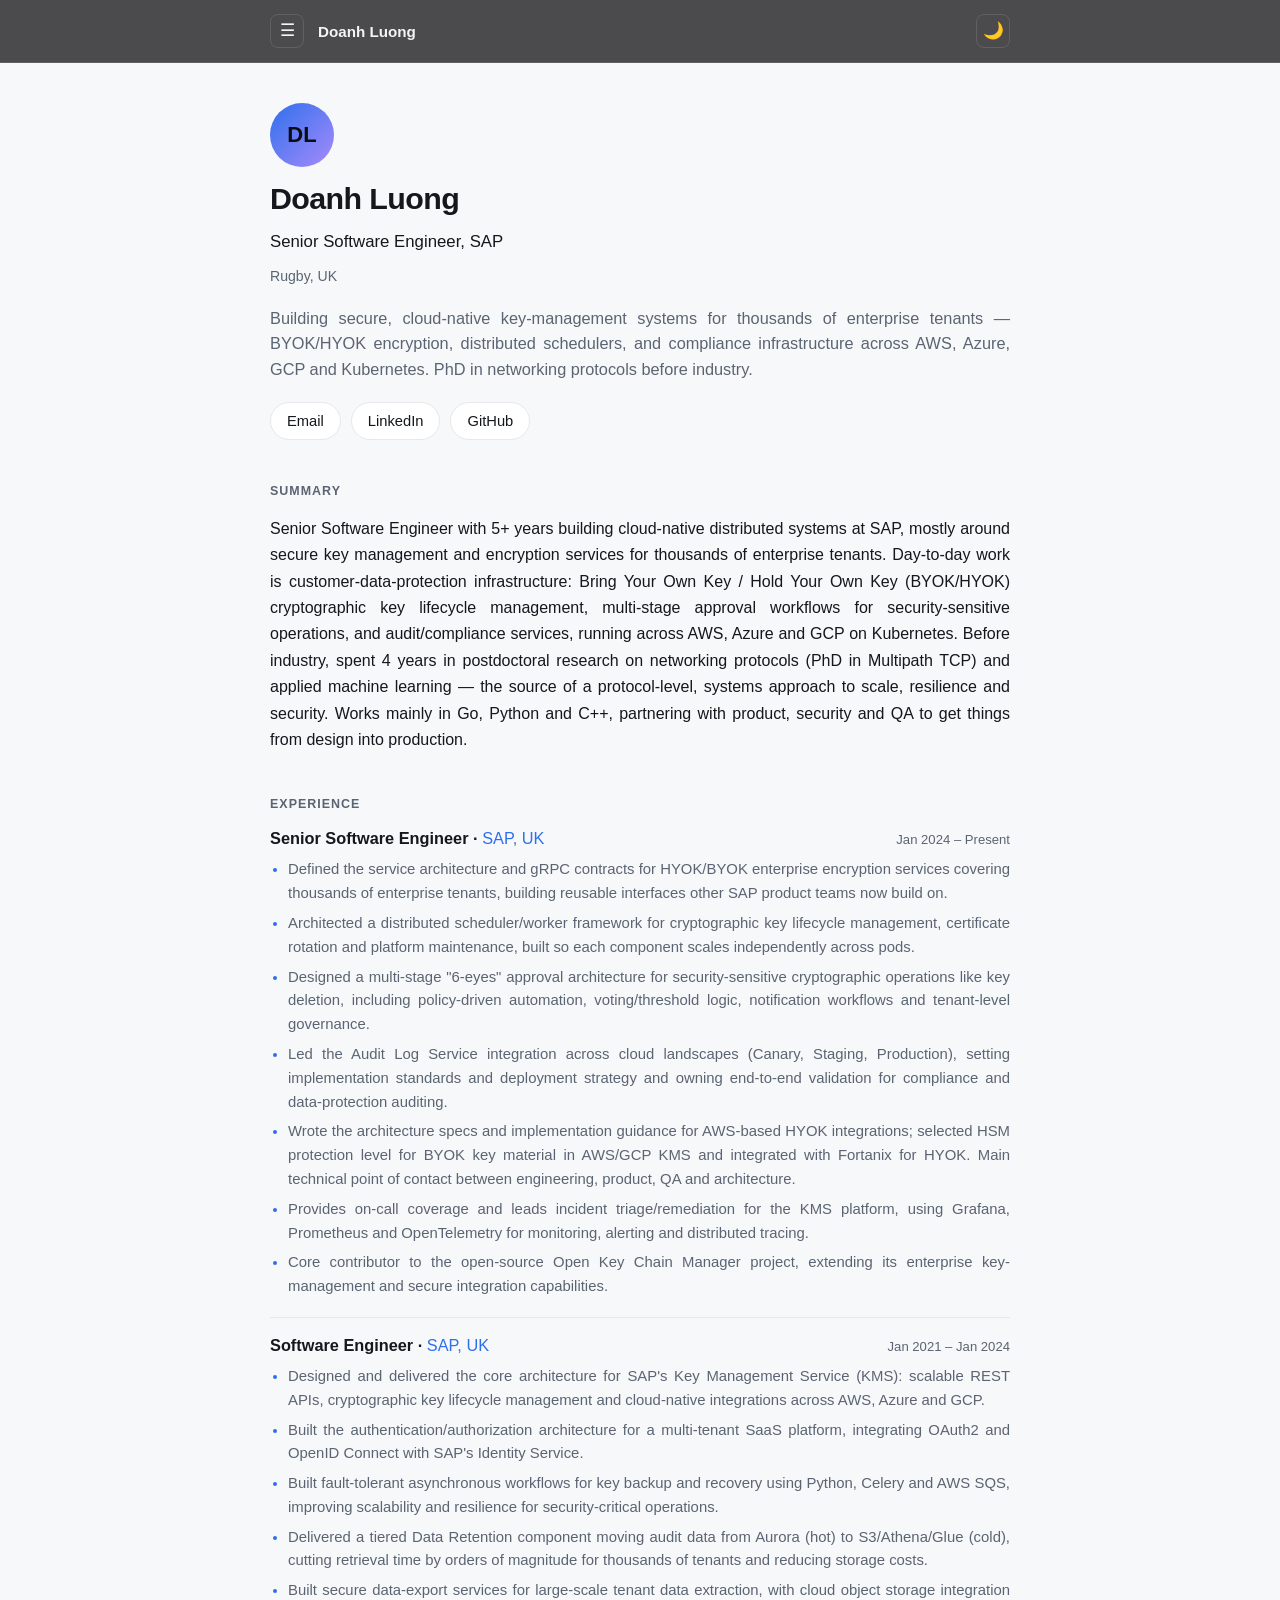
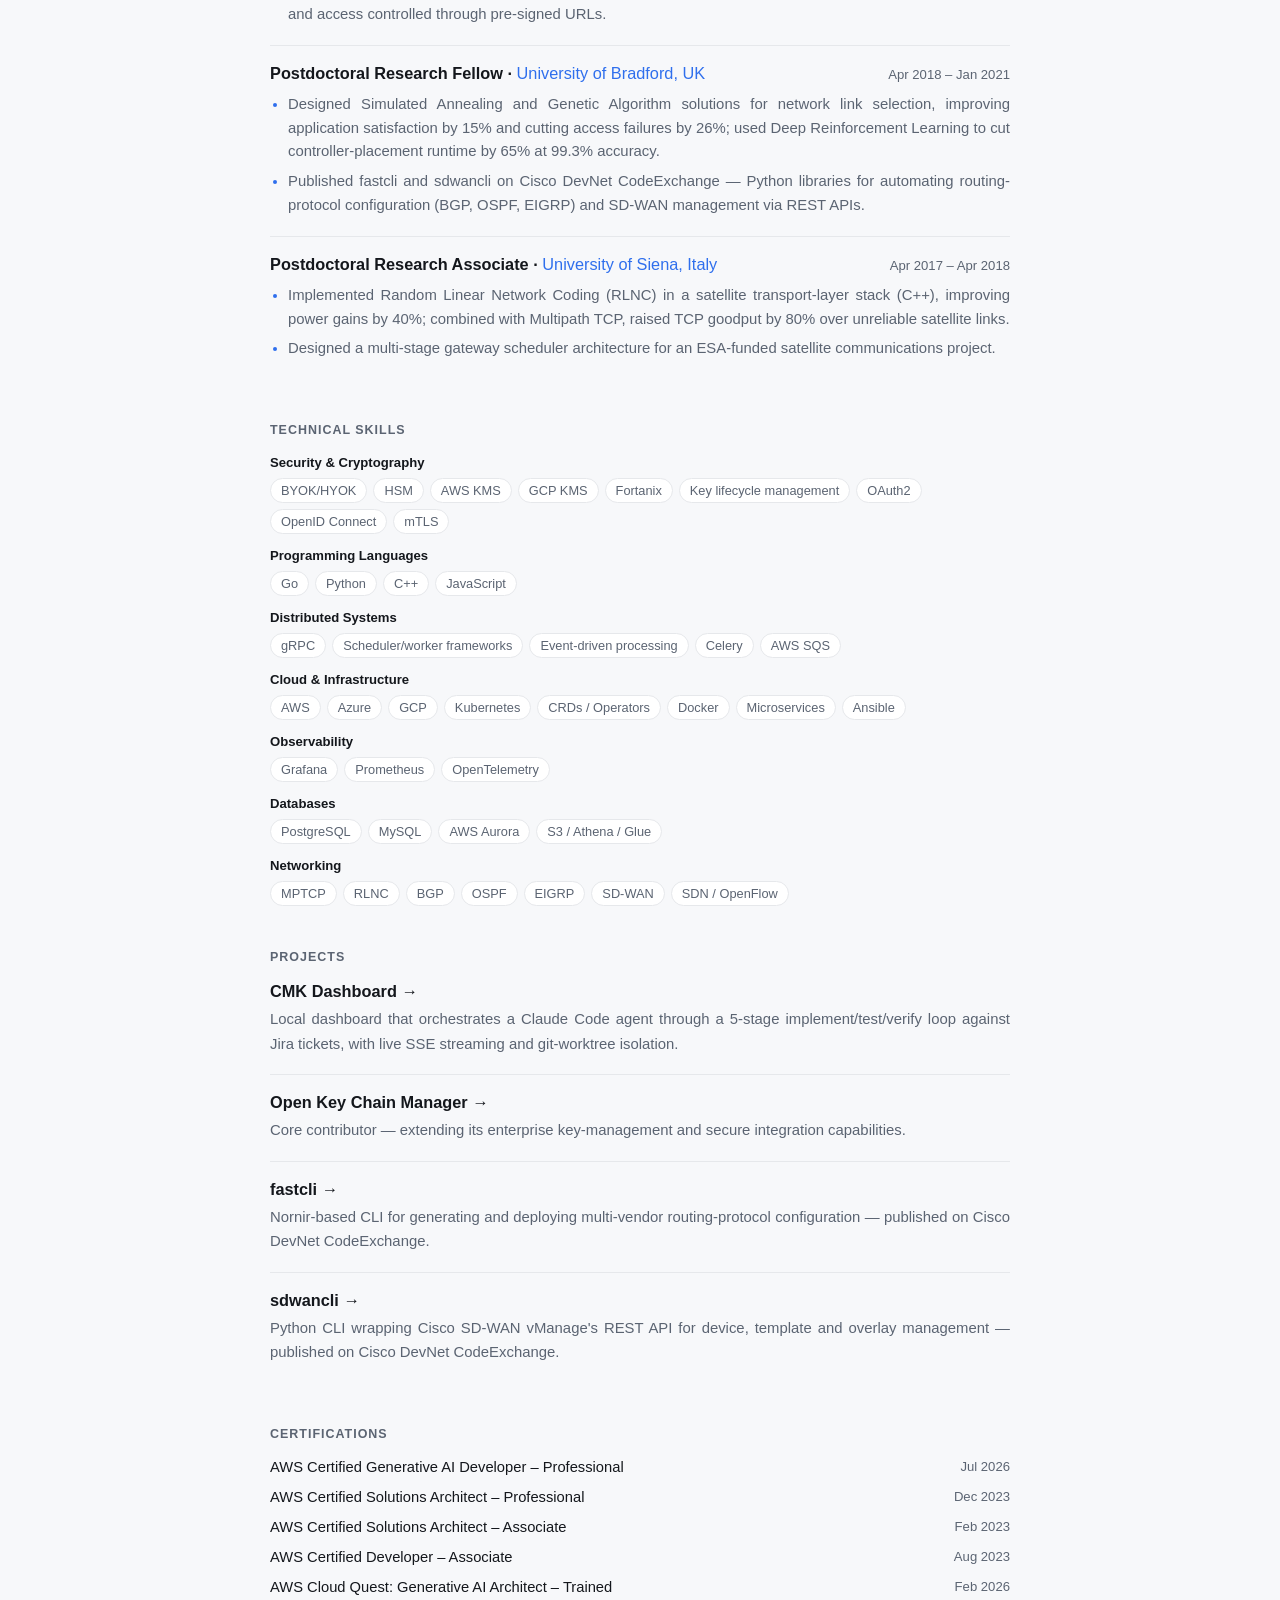
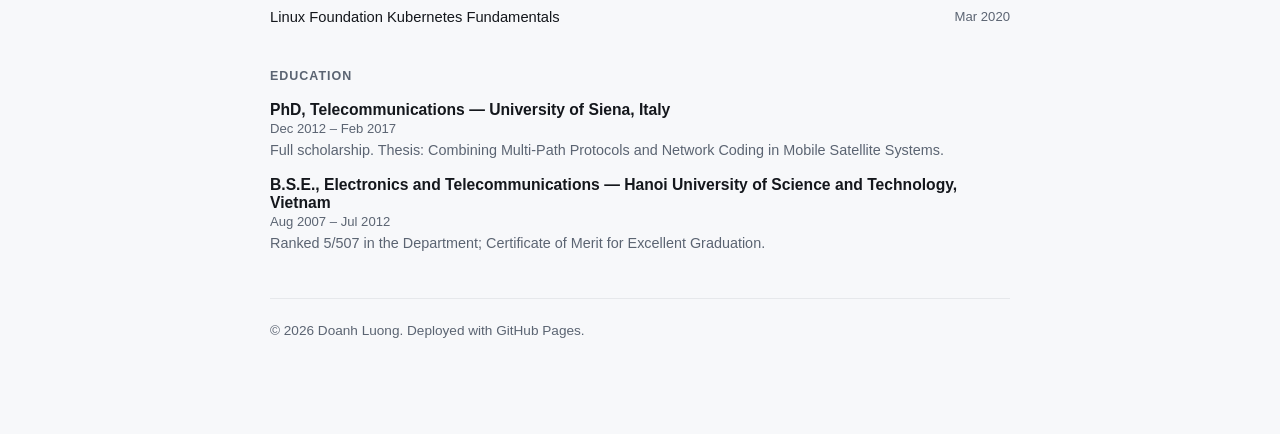
<file: index.html>
<!doctype html>
<html lang="en">
<head>
<meta charset="UTF-8" />
<meta name="viewport" content="width=device-width, initial-scale=1.0" />
<title>Doanh Luong — Senior Software Engineer</title>
<meta name="description" content="Portfolio of Doanh Luong, Senior Software Engineer at SAP — cloud-native key management, encryption services, and distributed systems." />
<link rel="icon" href="data:," />
<link rel="stylesheet" href="style.css" />
<script>
  (function () {
    try {
      var stored = localStorage.getItem('theme');
      if (stored === 'light' || stored === 'dark') {
        document.documentElement.setAttribute('data-theme', stored);
      }
    } catch (e) {}
  })();
</script>
</head>
<body>
  <div class="topnav">
    <div class="topnav-bar">
      <div class="topnav-left">
        <button class="nav-toggle" id="navToggle" type="button" aria-expanded="false" aria-controls="navMenu" aria-label="Toggle navigation">&#9776;</button>
        <a class="brand" href="#top">Doanh Luong</a>
      </div>
      <button class="theme-toggle" id="themeToggle" type="button" aria-label="Toggle color theme">&#127769;</button>
    </div>
    <nav class="nav-menu" id="navMenu" hidden>
      <a href="#projects">Projects</a>
    </nav>
  </div>
  <div class="wrap">
    <header class="hero" id="top">
      <div class="avatar">DL</div>
      <h1>Doanh Luong</h1>
      <p class="role-line">Senior Software Engineer, SAP</p>
      <p class="location-line">Rugby, UK</p>
      <p class="tagline">Building secure, cloud-native key-management systems for thousands of enterprise tenants — BYOK/HYOK encryption, distributed schedulers, and compliance infrastructure across AWS, Azure, GCP and Kubernetes. PhD in networking protocols before industry.</p>
      <div class="links" style="margin-top: 6px;">
        <a href="mailto:kimdoanh89@gmail.com">Email</a>
        <a href="https://linkedin.com/in/doanhkimluong" target="_blank" rel="noopener">LinkedIn</a>
        <a href="https://github.com/kimdoanh89" target="_blank" rel="noopener">GitHub</a>
      </div>
    </header>

    <section>
      <h2>Summary</h2>
      <p class="body">
        Senior Software Engineer with 5+ years building cloud-native distributed systems at SAP, mostly around secure key
        management and encryption services for thousands of enterprise tenants. Day-to-day work is customer-data-protection
        infrastructure: Bring Your Own Key / Hold Your Own Key (BYOK/HYOK) cryptographic key lifecycle management,
        multi-stage approval workflows for security-sensitive operations, and audit/compliance services, running across
        AWS, Azure and GCP on Kubernetes. Before industry, spent 4 years in postdoctoral research on networking protocols
        (PhD in Multipath TCP) and applied machine learning — the source of a protocol-level, systems approach to scale,
        resilience and security. Works mainly in Go, Python and C++, partnering with product, security and QA to get things
        from design into production.
      </p>
    </section>

    <section id="experience">
      <h2>Experience</h2>

      <div class="entry">
        <div class="entry-head">
          <p class="entry-title">Senior Software Engineer &middot; <span class="entry-org">SAP, UK</span></p>
          <span class="entry-dates">Jan 2024 – Present</span>
        </div>
        <ul>
          <li>Defined the service architecture and gRPC contracts for HYOK/BYOK enterprise encryption services covering thousands of enterprise tenants, building reusable interfaces other SAP product teams now build on.</li>
          <li>Architected a distributed scheduler/worker framework for cryptographic key lifecycle management, certificate rotation and platform maintenance, built so each component scales independently across pods.</li>
          <li>Designed a multi-stage "6-eyes" approval architecture for security-sensitive cryptographic operations like key deletion, including policy-driven automation, voting/threshold logic, notification workflows and tenant-level governance.</li>
          <li>Led the Audit Log Service integration across cloud landscapes (Canary, Staging, Production), setting implementation standards and deployment strategy and owning end-to-end validation for compliance and data-protection auditing.</li>
          <li>Wrote the architecture specs and implementation guidance for AWS-based HYOK integrations; selected HSM protection level for BYOK key material in AWS/GCP KMS and integrated with Fortanix for HYOK. Main technical point of contact between engineering, product, QA and architecture.</li>
          <li>Provides on-call coverage and leads incident triage/remediation for the KMS platform, using Grafana, Prometheus and OpenTelemetry for monitoring, alerting and distributed tracing.</li>
          <li>Core contributor to the open-source Open Key Chain Manager project, extending its enterprise key-management and secure integration capabilities.</li>
        </ul>
      </div>

      <div class="entry">
        <div class="entry-head">
          <p class="entry-title">Software Engineer &middot; <span class="entry-org">SAP, UK</span></p>
          <span class="entry-dates">Jan 2021 – Jan 2024</span>
        </div>
        <ul>
          <li>Designed and delivered the core architecture for SAP's Key Management Service (KMS): scalable REST APIs, cryptographic key lifecycle management and cloud-native integrations across AWS, Azure and GCP.</li>
          <li>Built the authentication/authorization architecture for a multi-tenant SaaS platform, integrating OAuth2 and OpenID Connect with SAP's Identity Service.</li>
          <li>Built fault-tolerant asynchronous workflows for key backup and recovery using Python, Celery and AWS SQS, improving scalability and resilience for security-critical operations.</li>
          <li>Delivered a tiered Data Retention component moving audit data from Aurora (hot) to S3/Athena/Glue (cold), cutting retrieval time by orders of magnitude for thousands of tenants and reducing storage costs.</li>
          <li>Built secure data-export services for large-scale tenant data extraction, with cloud object storage integration and access controlled through pre-signed URLs.</li>
        </ul>
      </div>

      <div class="entry">
        <div class="entry-head">
          <p class="entry-title">Postdoctoral Research Fellow &middot; <span class="entry-org">University of Bradford, UK</span></p>
          <span class="entry-dates">Apr 2018 – Jan 2021</span>
        </div>
        <ul>
          <li>Designed Simulated Annealing and Genetic Algorithm solutions for network link selection, improving application satisfaction by 15% and cutting access failures by 26%; used Deep Reinforcement Learning to cut controller-placement runtime by 65% at 99.3% accuracy.</li>
          <li>Published fastcli and sdwancli on Cisco DevNet CodeExchange — Python libraries for automating routing-protocol configuration (BGP, OSPF, EIGRP) and SD-WAN management via REST APIs.</li>
        </ul>
      </div>

      <div class="entry">
        <div class="entry-head">
          <p class="entry-title">Postdoctoral Research Associate &middot; <span class="entry-org">University of Siena, Italy</span></p>
          <span class="entry-dates">Apr 2017 – Apr 2018</span>
        </div>
        <ul>
          <li>Implemented Random Linear Network Coding (RLNC) in a satellite transport-layer stack (C++), improving power gains by 40%; combined with Multipath TCP, raised TCP goodput by 80% over unreliable satellite links.</li>
          <li>Designed a multi-stage gateway scheduler architecture for an ESA-funded satellite communications project.</li>
        </ul>
      </div>
    </section>

    <section id="skills">
      <h2>Technical Skills</h2>
      <div class="skill-group">
        <p class="skill-group-label">Security &amp; Cryptography</p>
        <div class="tag-row">
          <span class="tag">BYOK/HYOK</span><span class="tag">HSM</span><span class="tag">AWS KMS</span><span class="tag">GCP KMS</span><span class="tag">Fortanix</span><span class="tag">Key lifecycle management</span><span class="tag">OAuth2</span><span class="tag">OpenID Connect</span><span class="tag">mTLS</span>
        </div>
      </div>
      <div class="skill-group">
        <p class="skill-group-label">Programming Languages</p>
        <div class="tag-row">
          <span class="tag">Go</span><span class="tag">Python</span><span class="tag">C++</span><span class="tag">JavaScript</span>
        </div>
      </div>
      <div class="skill-group">
        <p class="skill-group-label">Distributed Systems</p>
        <div class="tag-row">
          <span class="tag">gRPC</span><span class="tag">Scheduler/worker frameworks</span><span class="tag">Event-driven processing</span><span class="tag">Celery</span><span class="tag">AWS SQS</span>
        </div>
      </div>
      <div class="skill-group">
        <p class="skill-group-label">Cloud &amp; Infrastructure</p>
        <div class="tag-row">
          <span class="tag">AWS</span><span class="tag">Azure</span><span class="tag">GCP</span><span class="tag">Kubernetes</span><span class="tag">CRDs / Operators</span><span class="tag">Docker</span><span class="tag">Microservices</span><span class="tag">Ansible</span>
        </div>
      </div>
      <div class="skill-group">
        <p class="skill-group-label">Observability</p>
        <div class="tag-row">
          <span class="tag">Grafana</span><span class="tag">Prometheus</span><span class="tag">OpenTelemetry</span>
        </div>
      </div>
      <div class="skill-group">
        <p class="skill-group-label">Databases</p>
        <div class="tag-row">
          <span class="tag">PostgreSQL</span><span class="tag">MySQL</span><span class="tag">AWS Aurora</span><span class="tag">S3 / Athena / Glue</span>
        </div>
      </div>
      <div class="skill-group">
        <p class="skill-group-label">Networking</p>
        <div class="tag-row">
          <span class="tag">MPTCP</span><span class="tag">RLNC</span><span class="tag">BGP</span><span class="tag">OSPF</span><span class="tag">EIGRP</span><span class="tag">SD-WAN</span><span class="tag">SDN / OpenFlow</span>
        </div>
      </div>
    </section>

    <section id="projects">
      <h2>Projects</h2>
      <div class="entry">
        <div class="entry-head">
          <p class="entry-title"><a href="projects/cmk-dashboard.html">CMK Dashboard &rarr;</a></p>
        </div>
        <p class="body" style="color: var(--muted); font-size: 0.93rem;">Local dashboard that orchestrates a Claude Code agent through a 5-stage implement/test/verify loop against Jira tickets, with live SSE streaming and git-worktree isolation.</p>
      </div>
      <div class="entry">
        <div class="entry-head">
          <p class="entry-title"><a href="projects/openkcm-cmk.html">Open Key Chain Manager &rarr;</a></p>
        </div>
        <p class="body" style="color: var(--muted); font-size: 0.93rem;">Core contributor — extending its enterprise key-management and secure integration capabilities.</p>
      </div>
      <div class="entry">
        <div class="entry-head">
          <p class="entry-title"><a href="projects/fastcli.html">fastcli &rarr;</a></p>
        </div>
        <p class="body" style="color: var(--muted); font-size: 0.93rem;">Nornir-based CLI for generating and deploying multi-vendor routing-protocol configuration — published on Cisco DevNet CodeExchange.</p>
      </div>
      <div class="entry">
        <div class="entry-head">
          <p class="entry-title"><a href="projects/sdwancli.html">sdwancli &rarr;</a></p>
        </div>
        <p class="body" style="color: var(--muted); font-size: 0.93rem;">Python CLI wrapping Cisco SD-WAN vManage's REST API for device, template and overlay management — published on Cisco DevNet CodeExchange.</p>
      </div>
    </section>

    <section id="certifications">
      <h2>Certifications</h2>
      <ul class="cert-list">
        <li><span>AWS Certified Generative AI Developer – Professional</span><span class="cert-date">Jul 2026</span></li>
        <li><span>AWS Certified Solutions Architect – Professional</span><span class="cert-date">Dec 2023</span></li>
        <li><span>AWS Certified Solutions Architect – Associate</span><span class="cert-date">Feb 2023</span></li>
        <li><span>AWS Certified Developer – Associate</span><span class="cert-date">Aug 2023</span></li>
        <li><span>AWS Cloud Quest: Generative AI Architect – Trained</span><span class="cert-date">Feb 2026</span></li>
        <li><span>Linux Foundation Kubernetes Fundamentals</span><span class="cert-date">Mar 2020</span></li>
      </ul>
    </section>

    <section id="education">
      <h2>Education</h2>
      <div class="edu-list">
        <div class="edu-item">
          <h3>PhD, Telecommunications — University of Siena, Italy</h3>
          <span class="entry-dates">Dec 2012 – Feb 2017</span>
          <p>Full scholarship. Thesis: Combining Multi-Path Protocols and Network Coding in Mobile Satellite Systems.</p>
        </div>
        <div class="edu-item">
          <h3>B.S.E., Electronics and Telecommunications — Hanoi University of Science and Technology, Vietnam</h3>
          <span class="entry-dates">Aug 2007 – Jul 2012</span>
          <p>Ranked 5/507 in the Department; Certificate of Merit for Excellent Graduation.</p>
        </div>
      </div>
    </section>

    <footer>
      &copy; <span id="year"></span> Doanh Luong. Deployed with GitHub Pages.
    </footer>
  </div>
  <script>
    document.getElementById('year').textContent = new Date().getFullYear();

    var navToggle = document.getElementById('navToggle');
    var navMenu = document.getElementById('navMenu');
    navToggle.addEventListener('click', function () {
      var isOpen = !navMenu.hidden;
      navMenu.hidden = isOpen;
      navToggle.setAttribute('aria-expanded', String(!isOpen));
    });
    navMenu.addEventListener('click', function (e) {
      if (e.target.tagName === 'A') {
        navMenu.hidden = true;
        navToggle.setAttribute('aria-expanded', 'false');
      }
    });

    var themeToggle = document.getElementById('themeToggle');
    function currentTheme() {
      var attr = document.documentElement.getAttribute('data-theme');
      if (attr === 'light' || attr === 'dark') return attr;
      return window.matchMedia('(prefers-color-scheme: dark)').matches ? 'dark' : 'light';
    }
    function updateThemeIcon() {
      themeToggle.textContent = currentTheme() === 'dark' ? '☀️' : '🌙';
    }
    themeToggle.addEventListener('click', function () {
      var next = currentTheme() === 'dark' ? 'light' : 'dark';
      document.documentElement.setAttribute('data-theme', next);
      try { localStorage.setItem('theme', next); } catch (e) {}
      updateThemeIcon();
    });
    updateThemeIcon();
  </script>
</body>
</html>
</file>
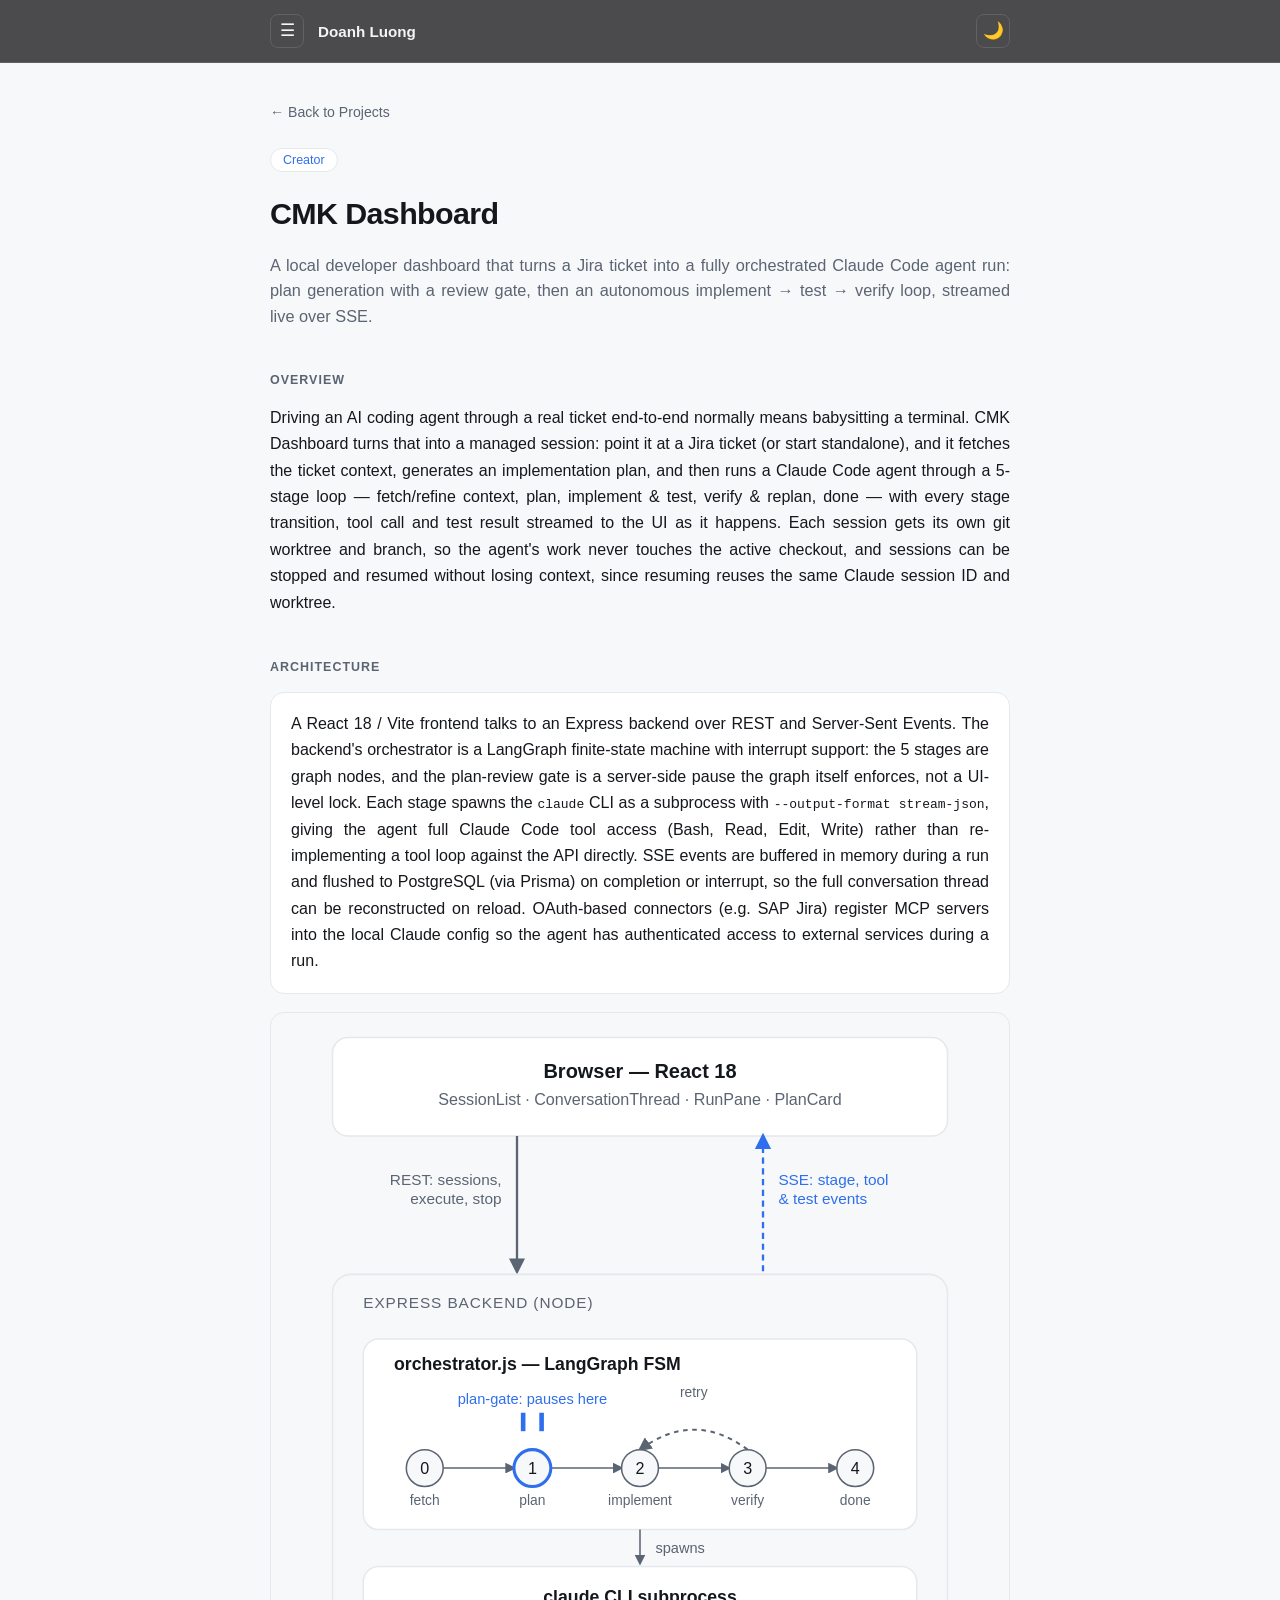
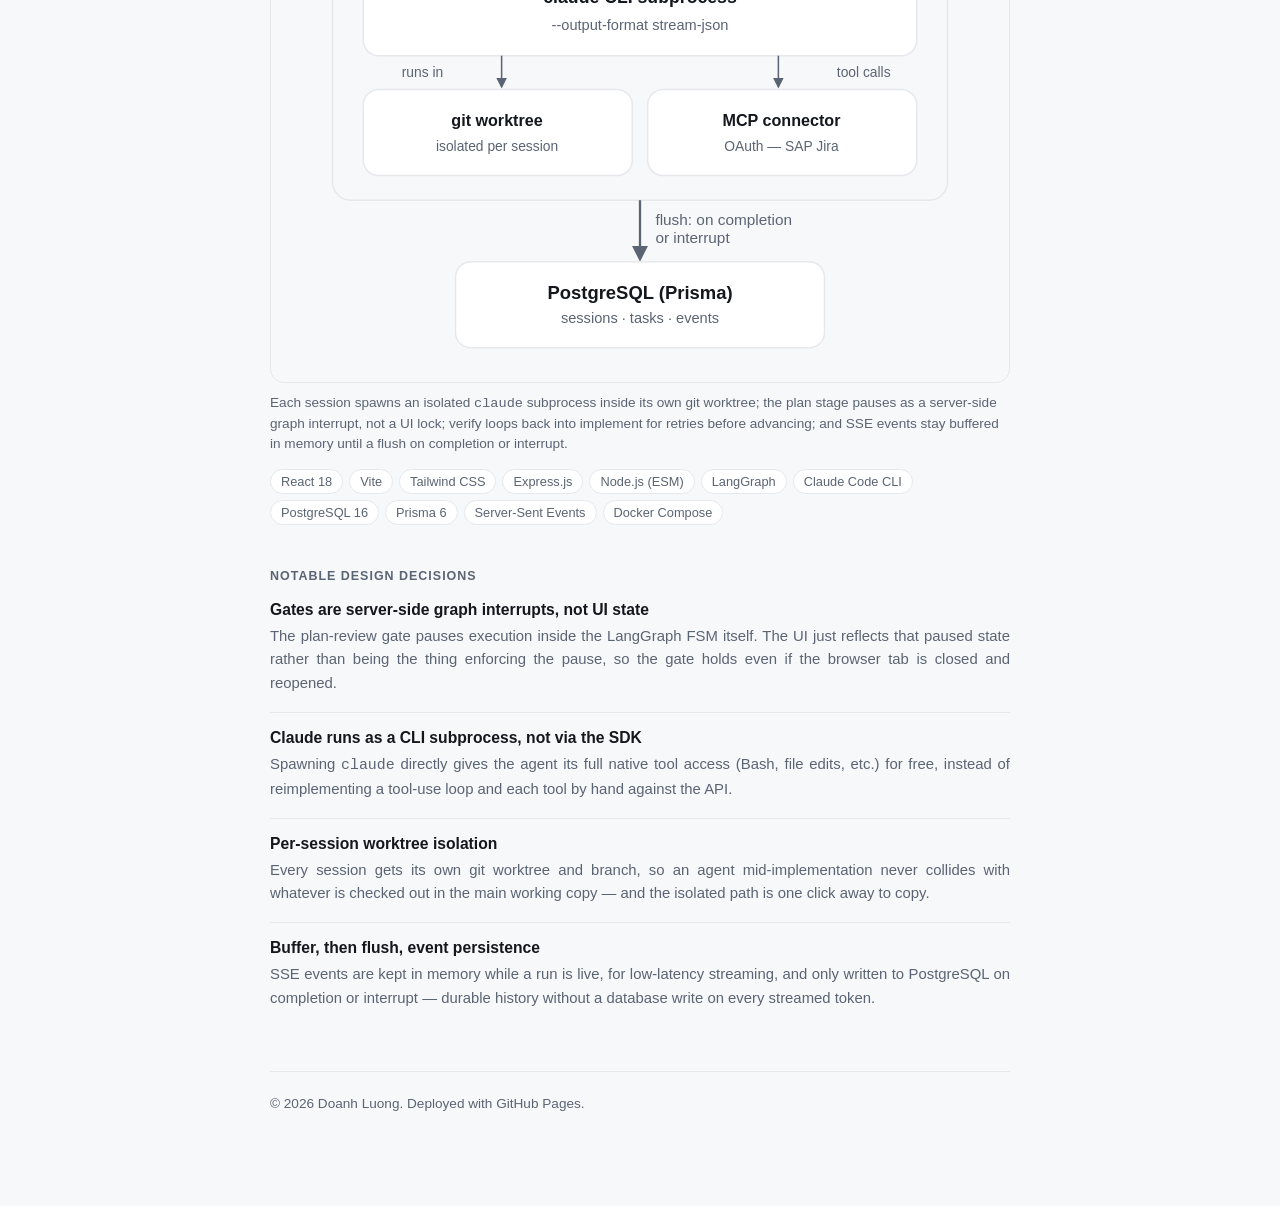
<file: projects/cmk-dashboard.html>
<!doctype html>
<html lang="en">
<head>
<meta charset="UTF-8" />
<meta name="viewport" content="width=device-width, initial-scale=1.0" />
<title>CMK Dashboard</title>
<meta name="description" content="Case study: a local dashboard that orchestrates a Claude Code agent through a 5-stage implement/test/verify loop against Jira tickets." />
<link rel="icon" href="data:," />
<link rel="stylesheet" href="../style.css" />
<script>
  (function () {
    try {
      var stored = localStorage.getItem('theme');
      if (stored === 'light' || stored === 'dark') {
        document.documentElement.setAttribute('data-theme', stored);
      }
    } catch (e) {}
  })();
</script>
</head>
<body>
  <div class="topnav">
    <div class="topnav-bar">
      <div class="topnav-left">
        <button class="nav-toggle" id="navToggle" type="button" aria-expanded="false" aria-controls="navMenu" aria-label="Toggle navigation">&#9776;</button>
        <a class="brand" href="../index.html">Doanh Luong</a>
      </div>
      <button class="theme-toggle" id="themeToggle" type="button" aria-label="Toggle color theme">&#127769;</button>
    </div>
    <nav class="nav-menu" id="navMenu" hidden>
      <a href="../index.html#projects">Projects</a>
    </nav>
  </div>
  <div class="wrap">
    <a class="back-link" href="../index.html#projects">&larr; Back to Projects</a>

    <header class="hero">
      <span class="project-role">Creator</span>
      <h1>CMK Dashboard</h1>
      <p class="tagline">A local developer dashboard that turns a Jira ticket into a fully orchestrated Claude Code agent run: plan generation with a review gate, then an autonomous implement &rarr; test &rarr; verify loop, streamed live over SSE.</p>
    </header>

    <section>
      <h2>Overview</h2>
      <p class="body">
        Driving an AI coding agent through a real ticket end-to-end normally means babysitting a terminal. CMK
        Dashboard turns that into a managed session: point it at a Jira ticket (or start standalone), and it fetches
        the ticket context, generates an implementation plan, and then runs a Claude Code agent through a 5-stage
        loop &mdash; fetch/refine context, plan, implement &amp; test, verify &amp; replan, done &mdash; with every
        stage transition, tool call and test result streamed to the UI as it happens. Each session gets its own git
        worktree and branch, so the agent's work never touches the active checkout, and sessions can be stopped and
        resumed without losing context, since resuming reuses the same Claude session ID and worktree.
      </p>
    </section>

    <section>
      <h2>Architecture</h2>
      <div class="callout">
        <p class="body">
          A React 18 / Vite frontend talks to an Express backend over REST and Server-Sent Events. The backend's
          orchestrator is a LangGraph finite-state machine with interrupt support: the 5 stages are graph nodes, and
          the plan-review gate is a server-side pause the graph itself enforces, not a UI-level lock. Each stage spawns
          the <code>claude</code> CLI as a subprocess with <code>--output-format stream-json</code>, giving the agent
          full Claude Code tool access (Bash, Read, Edit, Write) rather than re-implementing a tool loop against the
          API directly. SSE events are buffered in memory during a run and flushed to PostgreSQL (via Prisma) on
          completion or interrupt, so the full conversation thread can be reconstructed on reload. OAuth-based
          connectors (e.g. SAP Jira) register MCP servers into the local Claude config so the agent has authenticated
          access to external services during a run.
        </p>
      </div>

      <figure class="diagram">
        <svg viewBox="0 0 480 630" role="img" aria-label="Architecture diagram: the browser talks to the Express backend over REST and SSE; the backend's LangGraph orchestrator pauses at a server-side gate on the plan stage, and verify can loop back into implement for retries before advancing; each stage spawns a claude CLI subprocess inside an isolated git worktree, with an OAuth MCP connector for tools like Jira; SSE events buffer in memory and flush to PostgreSQL only on completion or interrupt.">
          <defs>
            <marker id="arrow" viewBox="0 0 10 10" refX="8" refY="5" markerWidth="7" markerHeight="7" orient="auto-start-reverse">
              <path d="M0,0 L10,5 L0,10 z" fill="var(--muted)" />
            </marker>
            <marker id="arrow-accent" viewBox="0 0 10 10" refX="8" refY="5" markerWidth="7" markerHeight="7" orient="auto-start-reverse">
              <path d="M0,0 L10,5 L0,10 z" fill="var(--accent)" />
            </marker>
          </defs>

          <!-- Browser -->
          <rect x="40" y="16" width="400" height="64" rx="10" fill="var(--bg-elev)" stroke="var(--border)" />
          <text x="240" y="42" text-anchor="middle" font-size="13" fill="var(--text)" font-weight="600">Browser — React 18</text>
          <text x="240" y="60" text-anchor="middle" font-size="10.5" fill="var(--muted)">SessionList · ConversationThread · RunPane · PlanCard</text>

          <!-- Browser <-> backend -->
          <line x1="160" y1="80" x2="160" y2="168" stroke="var(--muted)" stroke-width="1.5" marker-end="url(#arrow)" />
          <text x="150" y="112" text-anchor="end" font-size="10" fill="var(--muted)">REST: sessions,<tspan x="150" dy="12">execute, stop</tspan></text>

          <line x1="320" y1="168" x2="320" y2="80" stroke="var(--accent)" stroke-width="1.5" stroke-dasharray="4 3" marker-end="url(#arrow-accent)" />
          <text x="330" y="112" text-anchor="start" font-size="10" fill="var(--accent)">SSE: stage, tool<tspan x="330" dy="12">&amp; test events</tspan></text>

          <!-- Backend container -->
          <rect x="40" y="170" width="400" height="342" rx="12" fill="none" stroke="var(--border)" />
          <text x="60" y="192" font-size="10" letter-spacing="0.06em" fill="var(--muted)">EXPRESS BACKEND (NODE)</text>

          <!-- Orchestrator / FSM -->
          <rect x="60" y="212" width="360" height="124" rx="10" fill="var(--bg-elev)" stroke="var(--border)" />
          <text x="80" y="232" font-size="11.5" fill="var(--text)" font-weight="600">orchestrator.js — LangGraph FSM</text>

          <text x="170" y="254" text-anchor="middle" font-size="9.5" fill="var(--accent)">plan-gate: pauses here</text>
          <line x1="164" y1="260" x2="164" y2="272" stroke="var(--accent)" stroke-width="3" />
          <line x1="176" y1="260" x2="176" y2="272" stroke="var(--accent)" stroke-width="3" />

          <text x="275" y="250" text-anchor="middle" font-size="9" fill="var(--muted)">retry</text>
          <path d="M 310 284 Q 275 258 240 284" fill="none" stroke="var(--muted)" stroke-width="1.3" stroke-dasharray="3 3" marker-end="url(#arrow)" />

          <line x1="112" y1="296" x2="158" y2="296" stroke="var(--muted)" marker-end="url(#arrow)" />
          <line x1="182" y1="296" x2="228" y2="296" stroke="var(--muted)" marker-end="url(#arrow)" />
          <line x1="252" y1="296" x2="298" y2="296" stroke="var(--muted)" marker-end="url(#arrow)" />
          <line x1="322" y1="296" x2="368" y2="296" stroke="var(--muted)" marker-end="url(#arrow)" />

          <circle cx="100" cy="296" r="12" fill="var(--bg)" stroke="var(--muted)" />
          <text x="100" y="296" dy=".35em" text-anchor="middle" font-size="10.5" fill="var(--text)">0</text>
          <circle cx="170" cy="296" r="12" fill="var(--bg)" stroke="var(--accent)" stroke-width="2" />
          <text x="170" y="296" dy=".35em" text-anchor="middle" font-size="10.5" fill="var(--text)">1</text>
          <circle cx="240" cy="296" r="12" fill="var(--bg)" stroke="var(--muted)" />
          <text x="240" y="296" dy=".35em" text-anchor="middle" font-size="10.5" fill="var(--text)">2</text>
          <circle cx="310" cy="296" r="12" fill="var(--bg)" stroke="var(--muted)" />
          <text x="310" y="296" dy=".35em" text-anchor="middle" font-size="10.5" fill="var(--text)">3</text>
          <circle cx="380" cy="296" r="12" fill="var(--bg)" stroke="var(--muted)" />
          <text x="380" y="296" dy=".35em" text-anchor="middle" font-size="10.5" fill="var(--text)">4</text>

          <text x="100" y="320" text-anchor="middle" font-size="9" fill="var(--muted)">fetch</text>
          <text x="170" y="320" text-anchor="middle" font-size="9" fill="var(--muted)">plan</text>
          <text x="240" y="320" text-anchor="middle" font-size="9" fill="var(--muted)">implement</text>
          <text x="310" y="320" text-anchor="middle" font-size="9" fill="var(--muted)">verify</text>
          <text x="380" y="320" text-anchor="middle" font-size="9" fill="var(--muted)">done</text>

          <!-- claude subprocess -->
          <line x1="240" y1="336" x2="240" y2="358" stroke="var(--muted)" marker-end="url(#arrow)" />
          <text x="250" y="351" text-anchor="start" font-size="9.5" fill="var(--muted)">spawns</text>
          <rect x="60" y="360" width="360" height="58" rx="10" fill="var(--bg-elev)" stroke="var(--border)" />
          <text x="240" y="384" text-anchor="middle" font-size="11.5" fill="var(--text)" font-weight="600">claude CLI subprocess</text>
          <text x="240" y="401" text-anchor="middle" font-size="9.5" fill="var(--muted)">--output-format stream-json</text>

          <!-- git worktree + MCP (siblings below claude) -->
          <line x1="150" y1="418" x2="150" y2="438" stroke="var(--muted)" marker-end="url(#arrow)" />
          <text x="112" y="432" text-anchor="end" font-size="9" fill="var(--muted)">runs in</text>
          <rect x="60" y="440" width="175" height="56" rx="10" fill="var(--bg-elev)" stroke="var(--border)" />
          <text x="147" y="464" text-anchor="middle" font-size="10.5" fill="var(--text)" font-weight="600">git worktree</text>
          <text x="147" y="480" text-anchor="middle" font-size="9" fill="var(--muted)">isolated per session</text>

          <line x1="330" y1="418" x2="330" y2="438" stroke="var(--muted)" marker-end="url(#arrow)" />
          <text x="368" y="432" text-anchor="start" font-size="9" fill="var(--muted)">tool calls</text>
          <rect x="245" y="440" width="175" height="56" rx="10" fill="var(--bg-elev)" stroke="var(--border)" />
          <text x="332" y="464" text-anchor="middle" font-size="10.5" fill="var(--text)" font-weight="600">MCP connector</text>
          <text x="332" y="480" text-anchor="middle" font-size="9" fill="var(--muted)">OAuth — SAP Jira</text>

          <!-- Postgres -->
          <line x1="240" y1="512" x2="240" y2="550" stroke="var(--muted)" stroke-width="1.5" marker-end="url(#arrow)" />
          <text x="250" y="528" text-anchor="start" font-size="10" fill="var(--muted)">flush: on completion<tspan x="250" dy="12">or interrupt</tspan></text>
          <rect x="120" y="552" width="240" height="56" rx="10" fill="var(--bg-elev)" stroke="var(--border)" />
          <text x="240" y="576" text-anchor="middle" font-size="12" fill="var(--text)" font-weight="600">PostgreSQL (Prisma)</text>
          <text x="240" y="592" text-anchor="middle" font-size="9.5" fill="var(--muted)">sessions · tasks · events</text>
        </svg>
        <figcaption>Each session spawns an isolated <code>claude</code> subprocess inside its own git worktree; the plan stage pauses as a server-side graph interrupt, not a UI lock; verify loops back into implement for retries before advancing; and SSE events stay buffered in memory until a flush on completion or interrupt.</figcaption>
      </figure>

      <div class="tag-row" style="margin-top: 14px;">
        <span class="tag">React 18</span><span class="tag">Vite</span><span class="tag">Tailwind CSS</span><span class="tag">Express.js</span><span class="tag">Node.js (ESM)</span><span class="tag">LangGraph</span><span class="tag">Claude Code CLI</span><span class="tag">PostgreSQL 16</span><span class="tag">Prisma 6</span><span class="tag">Server-Sent Events</span><span class="tag">Docker Compose</span>
      </div>
    </section>

    <section>
      <h2>Notable design decisions</h2>

      <div class="decision">
        <h3>Gates are server-side graph interrupts, not UI state</h3>
        <p>The plan-review gate pauses execution inside the LangGraph FSM itself. The UI just reflects that paused state rather than being the thing enforcing the pause, so the gate holds even if the browser tab is closed and reopened.</p>
      </div>

      <div class="decision">
        <h3>Claude runs as a CLI subprocess, not via the SDK</h3>
        <p>Spawning <code>claude</code> directly gives the agent its full native tool access (Bash, file edits, etc.) for free, instead of reimplementing a tool-use loop and each tool by hand against the API.</p>
      </div>

      <div class="decision">
        <h3>Per-session worktree isolation</h3>
        <p>Every session gets its own git worktree and branch, so an agent mid-implementation never collides with whatever is checked out in the main working copy &mdash; and the isolated path is one click away to copy.</p>
      </div>

      <div class="decision">
        <h3>Buffer, then flush, event persistence</h3>
        <p>SSE events are kept in memory while a run is live, for low-latency streaming, and only written to PostgreSQL on completion or interrupt &mdash; durable history without a database write on every streamed token.</p>
      </div>
    </section>

    <footer>
      &copy; <span id="year"></span> Doanh Luong. Deployed with GitHub Pages.
    </footer>
  </div>
  <script>
    document.getElementById('year').textContent = new Date().getFullYear();

    var navToggle = document.getElementById('navToggle');
    var navMenu = document.getElementById('navMenu');
    navToggle.addEventListener('click', function () {
      var isOpen = !navMenu.hidden;
      navMenu.hidden = isOpen;
      navToggle.setAttribute('aria-expanded', String(!isOpen));
    });
    navMenu.addEventListener('click', function (e) {
      if (e.target.tagName === 'A') {
        navMenu.hidden = true;
        navToggle.setAttribute('aria-expanded', 'false');
      }
    });

    var themeToggle = document.getElementById('themeToggle');
    function currentTheme() {
      var attr = document.documentElement.getAttribute('data-theme');
      if (attr === 'light' || attr === 'dark') return attr;
      return window.matchMedia('(prefers-color-scheme: dark)').matches ? 'dark' : 'light';
    }
    function updateThemeIcon() {
      themeToggle.textContent = currentTheme() === 'dark' ? '☀️' : '🌙';
    }
    themeToggle.addEventListener('click', function () {
      var next = currentTheme() === 'dark' ? 'light' : 'dark';
      document.documentElement.setAttribute('data-theme', next);
      try { localStorage.setItem('theme', next); } catch (e) {}
      updateThemeIcon();
    });
    updateThemeIcon();
  </script>
</body>
</html>
</file>
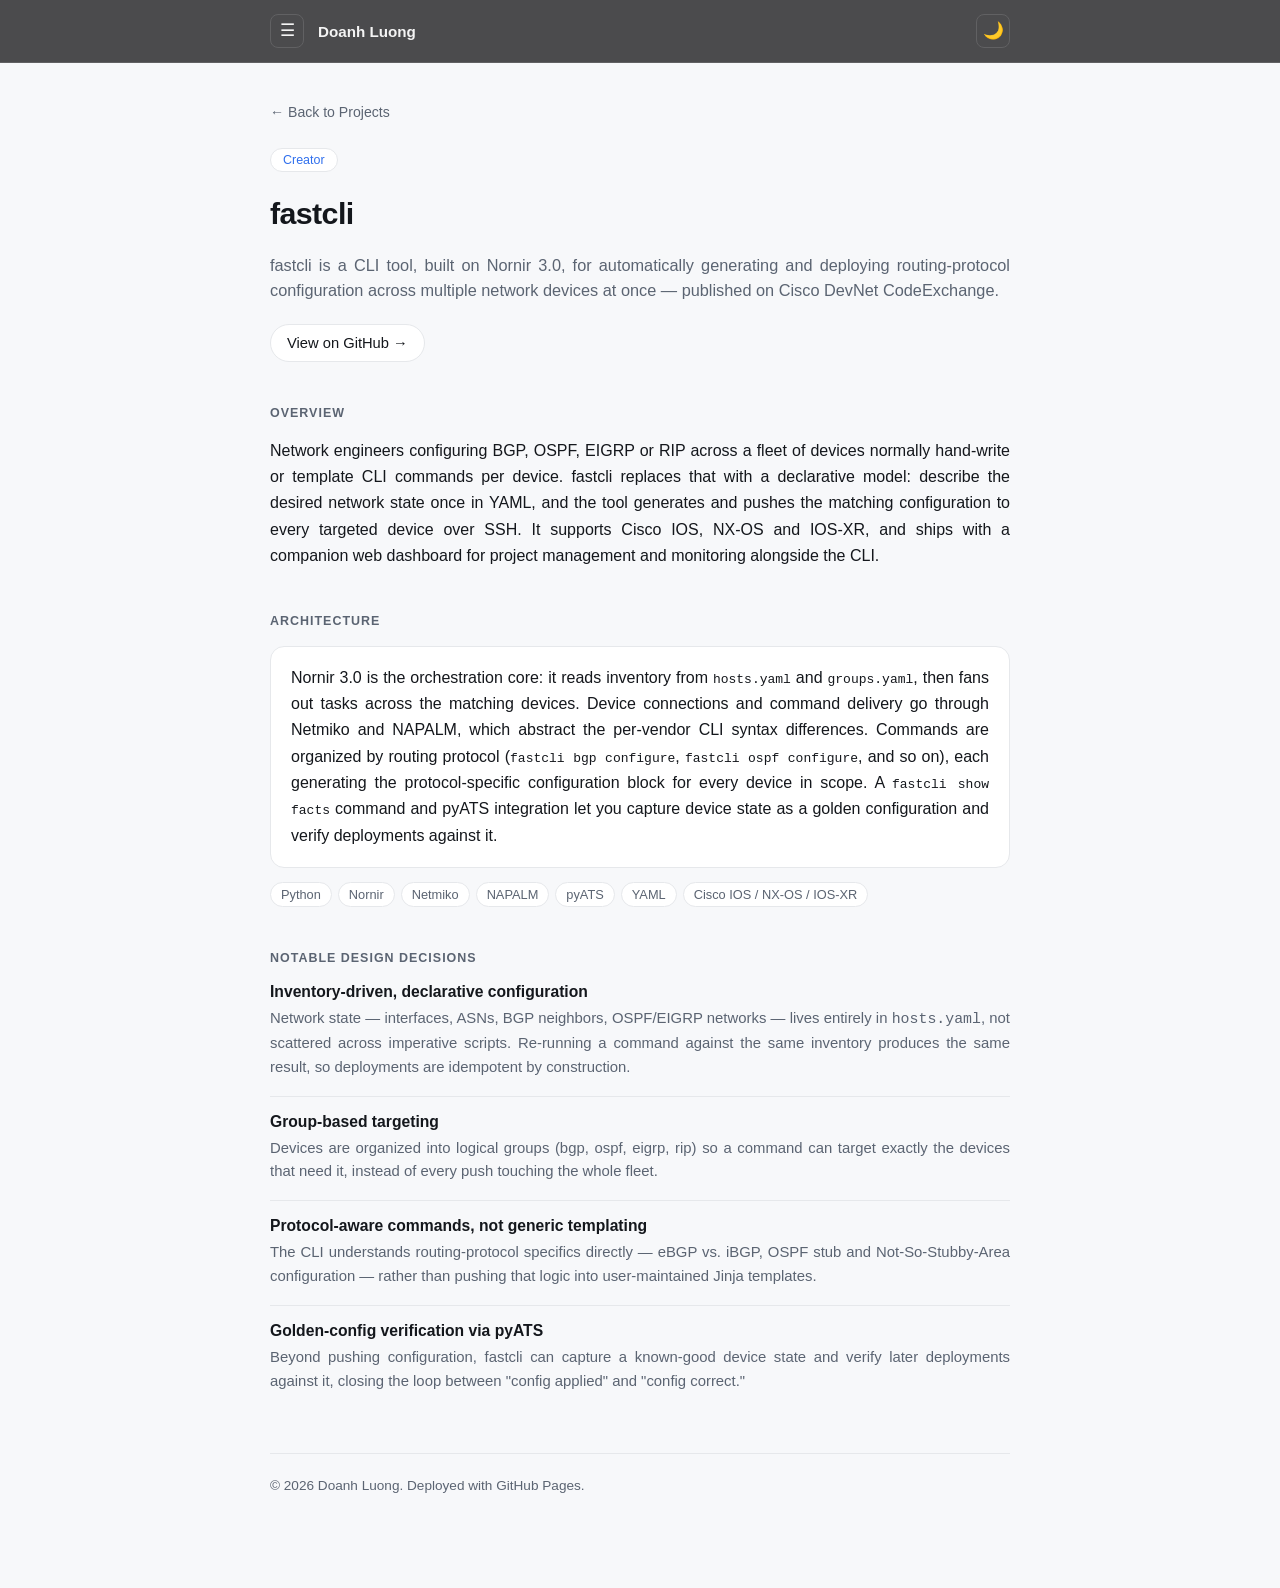
<file: projects/fastcli.html>
<!doctype html>
<html lang="en">
<head>
<meta charset="UTF-8" />
<meta name="viewport" content="width=device-width, initial-scale=1.0" />
<title>fastcli</title>
<meta name="description" content="Case study: fastcli, a Nornir-based CLI for automated multi-vendor routing-protocol configuration." />
<link rel="icon" href="data:," />
<link rel="stylesheet" href="../style.css" />
<script>
  (function () {
    try {
      var stored = localStorage.getItem('theme');
      if (stored === 'light' || stored === 'dark') {
        document.documentElement.setAttribute('data-theme', stored);
      }
    } catch (e) {}
  })();
</script>
</head>
<body>
  <div class="topnav">
    <div class="topnav-bar">
      <div class="topnav-left">
        <button class="nav-toggle" id="navToggle" type="button" aria-expanded="false" aria-controls="navMenu" aria-label="Toggle navigation">&#9776;</button>
        <a class="brand" href="../index.html">Doanh Luong</a>
      </div>
      <button class="theme-toggle" id="themeToggle" type="button" aria-label="Toggle color theme">&#127769;</button>
    </div>
    <nav class="nav-menu" id="navMenu" hidden>
      <a href="../index.html#projects">Projects</a>
    </nav>
  </div>
  <div class="wrap">
    <a class="back-link" href="../index.html#projects">&larr; Back to Projects</a>

    <header class="hero">
      <span class="project-role">Creator</span>
      <h1>fastcli</h1>
      <p class="tagline">fastcli is a CLI tool, built on Nornir 3.0, for automatically generating and deploying routing-protocol configuration across multiple network devices at once &mdash; published on Cisco DevNet CodeExchange.</p>
      <div class="links" style="margin-top: 6px;">
        <a href="https://github.com/kimdoanh89/fastcli" target="_blank" rel="noopener">View on GitHub &rarr;</a>
      </div>
    </header>

    <section>
      <h2>Overview</h2>
      <p class="body">
        Network engineers configuring BGP, OSPF, EIGRP or RIP across a fleet of devices normally hand-write or
        template CLI commands per device. fastcli replaces that with a declarative model: describe the desired
        network state once in YAML, and the tool generates and pushes the matching configuration to every targeted
        device over SSH. It supports Cisco IOS, NX-OS and IOS-XR, and ships with a companion web dashboard for
        project management and monitoring alongside the CLI.
      </p>
    </section>

    <section>
      <h2>Architecture</h2>
      <div class="callout">
        <p class="body">
          Nornir 3.0 is the orchestration core: it reads inventory from <code>hosts.yaml</code> and
          <code>groups.yaml</code>, then fans out tasks across the matching devices. Device connections and command
          delivery go through Netmiko and NAPALM, which abstract the per-vendor CLI syntax differences. Commands are
          organized by routing protocol (<code>fastcli bgp configure</code>, <code>fastcli ospf configure</code>, and
          so on), each generating the protocol-specific configuration block for every device in scope. A
          <code>fastcli show facts</code> command and pyATS integration let you capture device state as a golden
          configuration and verify deployments against it.
        </p>
      </div>
      <div class="tag-row" style="margin-top: 14px;">
        <span class="tag">Python</span><span class="tag">Nornir</span><span class="tag">Netmiko</span><span class="tag">NAPALM</span><span class="tag">pyATS</span><span class="tag">YAML</span><span class="tag">Cisco IOS / NX-OS / IOS-XR</span>
      </div>
    </section>

    <section>
      <h2>Notable design decisions</h2>

      <div class="decision">
        <h3>Inventory-driven, declarative configuration</h3>
        <p>Network state — interfaces, ASNs, BGP neighbors, OSPF/EIGRP networks — lives entirely in <code>hosts.yaml</code>, not scattered across imperative scripts. Re-running a command against the same inventory produces the same result, so deployments are idempotent by construction.</p>
      </div>

      <div class="decision">
        <h3>Group-based targeting</h3>
        <p>Devices are organized into logical groups (bgp, ospf, eigrp, rip) so a command can target exactly the devices that need it, instead of every push touching the whole fleet.</p>
      </div>

      <div class="decision">
        <h3>Protocol-aware commands, not generic templating</h3>
        <p>The CLI understands routing-protocol specifics directly — eBGP vs. iBGP, OSPF stub and Not-So-Stubby-Area configuration — rather than pushing that logic into user-maintained Jinja templates.</p>
      </div>

      <div class="decision">
        <h3>Golden-config verification via pyATS</h3>
        <p>Beyond pushing configuration, fastcli can capture a known-good device state and verify later deployments against it, closing the loop between "config applied" and "config correct."</p>
      </div>
    </section>

    <footer>
      &copy; <span id="year"></span> Doanh Luong. Deployed with GitHub Pages.
    </footer>
  </div>
  <script>
    document.getElementById('year').textContent = new Date().getFullYear();

    var navToggle = document.getElementById('navToggle');
    var navMenu = document.getElementById('navMenu');
    navToggle.addEventListener('click', function () {
      var isOpen = !navMenu.hidden;
      navMenu.hidden = isOpen;
      navToggle.setAttribute('aria-expanded', String(!isOpen));
    });
    navMenu.addEventListener('click', function (e) {
      if (e.target.tagName === 'A') {
        navMenu.hidden = true;
        navToggle.setAttribute('aria-expanded', 'false');
      }
    });

    var themeToggle = document.getElementById('themeToggle');
    function currentTheme() {
      var attr = document.documentElement.getAttribute('data-theme');
      if (attr === 'light' || attr === 'dark') return attr;
      return window.matchMedia('(prefers-color-scheme: dark)').matches ? 'dark' : 'light';
    }
    function updateThemeIcon() {
      themeToggle.textContent = currentTheme() === 'dark' ? '☀️' : '🌙';
    }
    themeToggle.addEventListener('click', function () {
      var next = currentTheme() === 'dark' ? 'light' : 'dark';
      document.documentElement.setAttribute('data-theme', next);
      try { localStorage.setItem('theme', next); } catch (e) {}
      updateThemeIcon();
    });
    updateThemeIcon();
  </script>
</body>
</html>
</file>
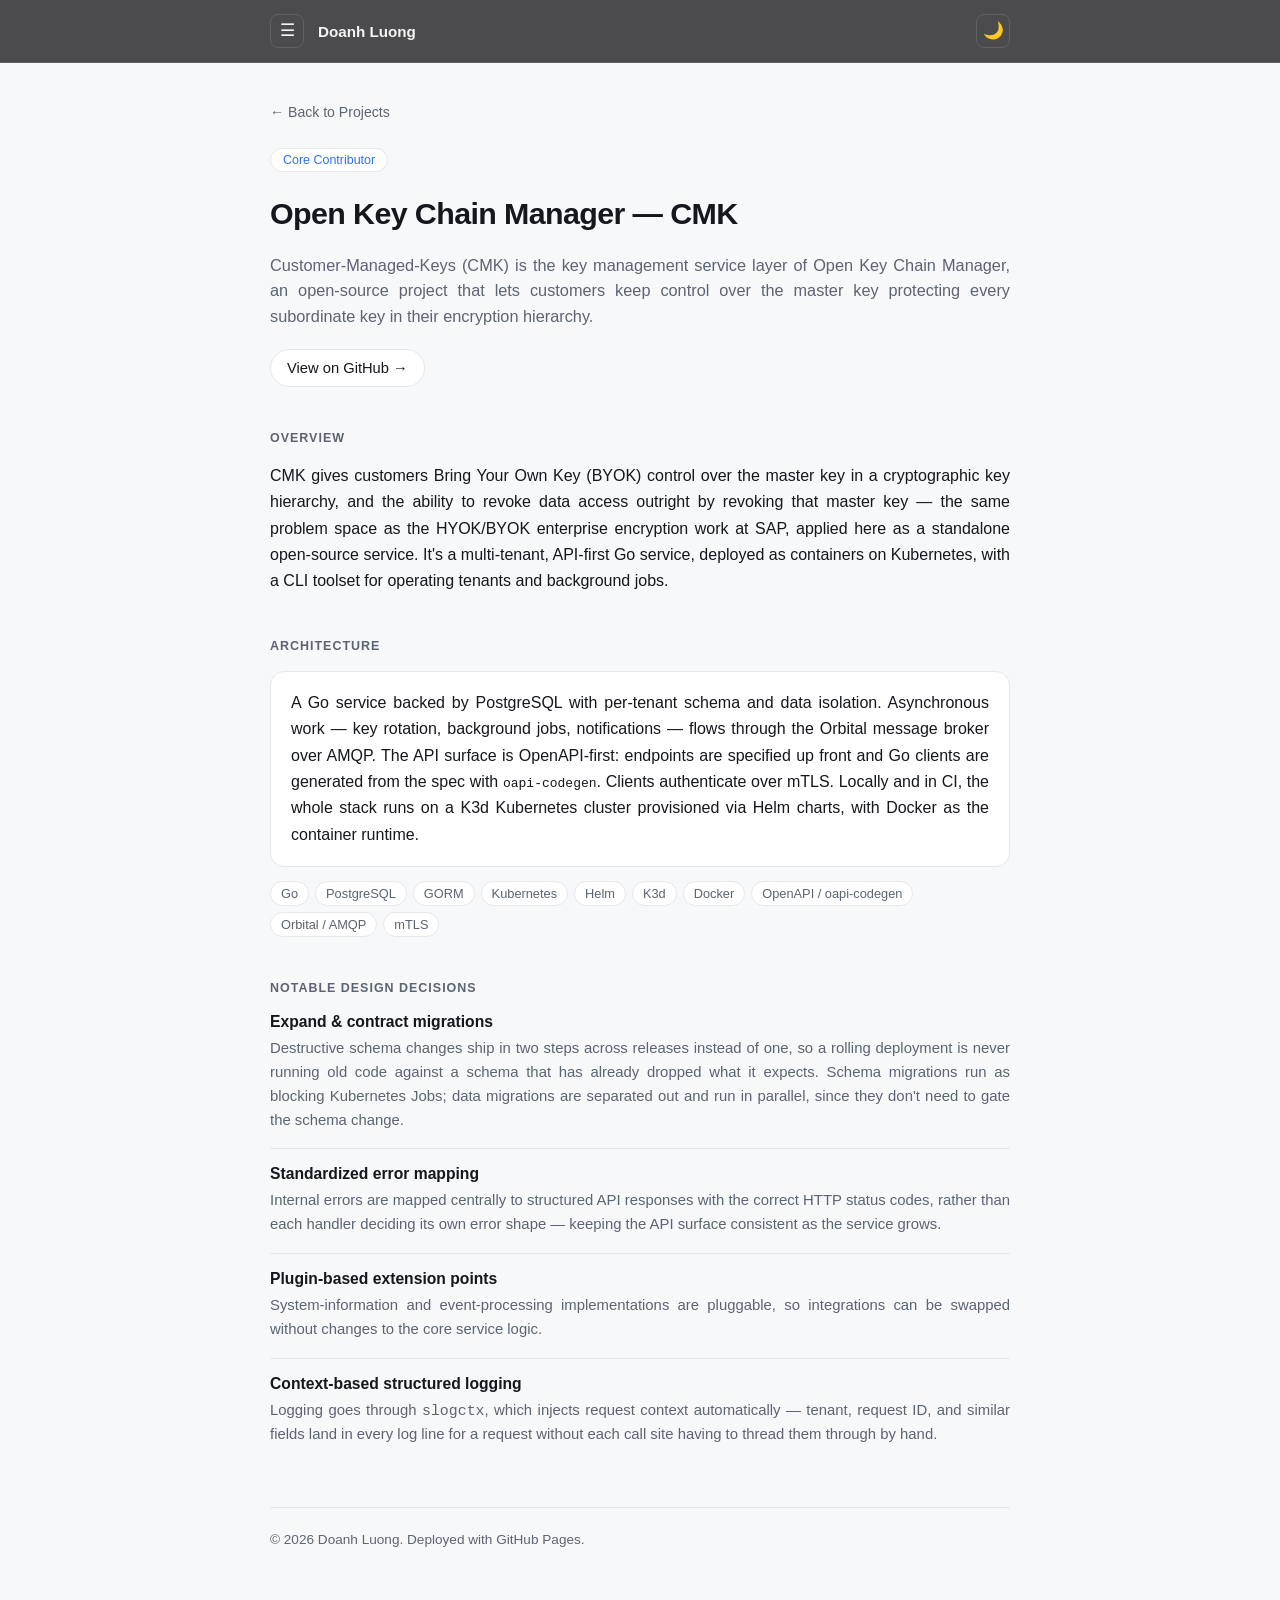
<file: projects/openkcm-cmk.html>
<!doctype html>
<html lang="en">
<head>
<meta charset="UTF-8" />
<meta name="viewport" content="width=device-width, initial-scale=1.0" />
<title>Open Key Chain Manager — CMK</title>
<meta name="description" content="Case study: Customer-Managed-Keys (CMK), the key management service layer of the open-source Open Key Chain Manager project." />
<link rel="icon" href="data:," />
<link rel="stylesheet" href="../style.css" />
<script>
  (function () {
    try {
      var stored = localStorage.getItem('theme');
      if (stored === 'light' || stored === 'dark') {
        document.documentElement.setAttribute('data-theme', stored);
      }
    } catch (e) {}
  })();
</script>
</head>
<body>
  <div class="topnav">
    <div class="topnav-bar">
      <div class="topnav-left">
        <button class="nav-toggle" id="navToggle" type="button" aria-expanded="false" aria-controls="navMenu" aria-label="Toggle navigation">&#9776;</button>
        <a class="brand" href="../index.html">Doanh Luong</a>
      </div>
      <button class="theme-toggle" id="themeToggle" type="button" aria-label="Toggle color theme">&#127769;</button>
    </div>
    <nav class="nav-menu" id="navMenu" hidden>
      <a href="../index.html#projects">Projects</a>
    </nav>
  </div>
  <div class="wrap">
    <a class="back-link" href="../index.html#projects">&larr; Back to Projects</a>

    <header class="hero">
      <span class="project-role">Core Contributor</span>
      <h1>Open Key Chain Manager — CMK</h1>
      <p class="tagline">Customer-Managed-Keys (CMK) is the key management service layer of Open Key Chain Manager, an open-source project that lets customers keep control over the master key protecting every subordinate key in their encryption hierarchy.</p>
      <div class="links" style="margin-top: 6px;">
        <a href="https://github.com/openkcm/cmk" target="_blank" rel="noopener">View on GitHub &rarr;</a>
      </div>
    </header>

    <section>
      <h2>Overview</h2>
      <p class="body">
        CMK gives customers Bring Your Own Key (BYOK) control over the master key in a cryptographic key hierarchy,
        and the ability to revoke data access outright by revoking that master key — the same problem space as the
        HYOK/BYOK enterprise encryption work at SAP, applied here as a standalone open-source service. It's a
        multi-tenant, API-first Go service, deployed as containers on Kubernetes, with a CLI toolset for operating
        tenants and background jobs.
      </p>
    </section>

    <section>
      <h2>Architecture</h2>
      <div class="callout">
        <p class="body">
          A Go service backed by PostgreSQL with per-tenant schema and data isolation. Asynchronous work — key
          rotation, background jobs, notifications — flows through the Orbital message broker over AMQP. The API
          surface is OpenAPI-first: endpoints are specified up front and Go clients are generated from the spec with
          <code>oapi-codegen</code>. Clients authenticate over mTLS. Locally and in CI, the whole stack runs on a K3d
          Kubernetes cluster provisioned via Helm charts, with Docker as the container runtime.
        </p>
      </div>
      <div class="tag-row" style="margin-top: 14px;">
        <span class="tag">Go</span><span class="tag">PostgreSQL</span><span class="tag">GORM</span><span class="tag">Kubernetes</span><span class="tag">Helm</span><span class="tag">K3d</span><span class="tag">Docker</span><span class="tag">OpenAPI / oapi-codegen</span><span class="tag">Orbital / AMQP</span><span class="tag">mTLS</span>
      </div>
    </section>

    <section>
      <h2>Notable design decisions</h2>

      <div class="decision">
        <h3>Expand &amp; contract migrations</h3>
        <p>Destructive schema changes ship in two steps across releases instead of one, so a rolling deployment is never running old code against a schema that has already dropped what it expects. Schema migrations run as blocking Kubernetes Jobs; data migrations are separated out and run in parallel, since they don't need to gate the schema change.</p>
      </div>

      <div class="decision">
        <h3>Standardized error mapping</h3>
        <p>Internal errors are mapped centrally to structured API responses with the correct HTTP status codes, rather than each handler deciding its own error shape — keeping the API surface consistent as the service grows.</p>
      </div>

      <div class="decision">
        <h3>Plugin-based extension points</h3>
        <p>System-information and event-processing implementations are pluggable, so integrations can be swapped without changes to the core service logic.</p>
      </div>

      <div class="decision">
        <h3>Context-based structured logging</h3>
        <p>Logging goes through <code>slogctx</code>, which injects request context automatically — tenant, request ID, and similar fields land in every log line for a request without each call site having to thread them through by hand.</p>
      </div>
    </section>

    <footer>
      &copy; <span id="year"></span> Doanh Luong. Deployed with GitHub Pages.
    </footer>
  </div>
  <script>
    document.getElementById('year').textContent = new Date().getFullYear();

    var navToggle = document.getElementById('navToggle');
    var navMenu = document.getElementById('navMenu');
    navToggle.addEventListener('click', function () {
      var isOpen = !navMenu.hidden;
      navMenu.hidden = isOpen;
      navToggle.setAttribute('aria-expanded', String(!isOpen));
    });
    navMenu.addEventListener('click', function (e) {
      if (e.target.tagName === 'A') {
        navMenu.hidden = true;
        navToggle.setAttribute('aria-expanded', 'false');
      }
    });

    var themeToggle = document.getElementById('themeToggle');
    function currentTheme() {
      var attr = document.documentElement.getAttribute('data-theme');
      if (attr === 'light' || attr === 'dark') return attr;
      return window.matchMedia('(prefers-color-scheme: dark)').matches ? 'dark' : 'light';
    }
    function updateThemeIcon() {
      themeToggle.textContent = currentTheme() === 'dark' ? '☀️' : '🌙';
    }
    themeToggle.addEventListener('click', function () {
      var next = currentTheme() === 'dark' ? 'light' : 'dark';
      document.documentElement.setAttribute('data-theme', next);
      try { localStorage.setItem('theme', next); } catch (e) {}
      updateThemeIcon();
    });
    updateThemeIcon();
  </script>
</body>
</html>
</file>
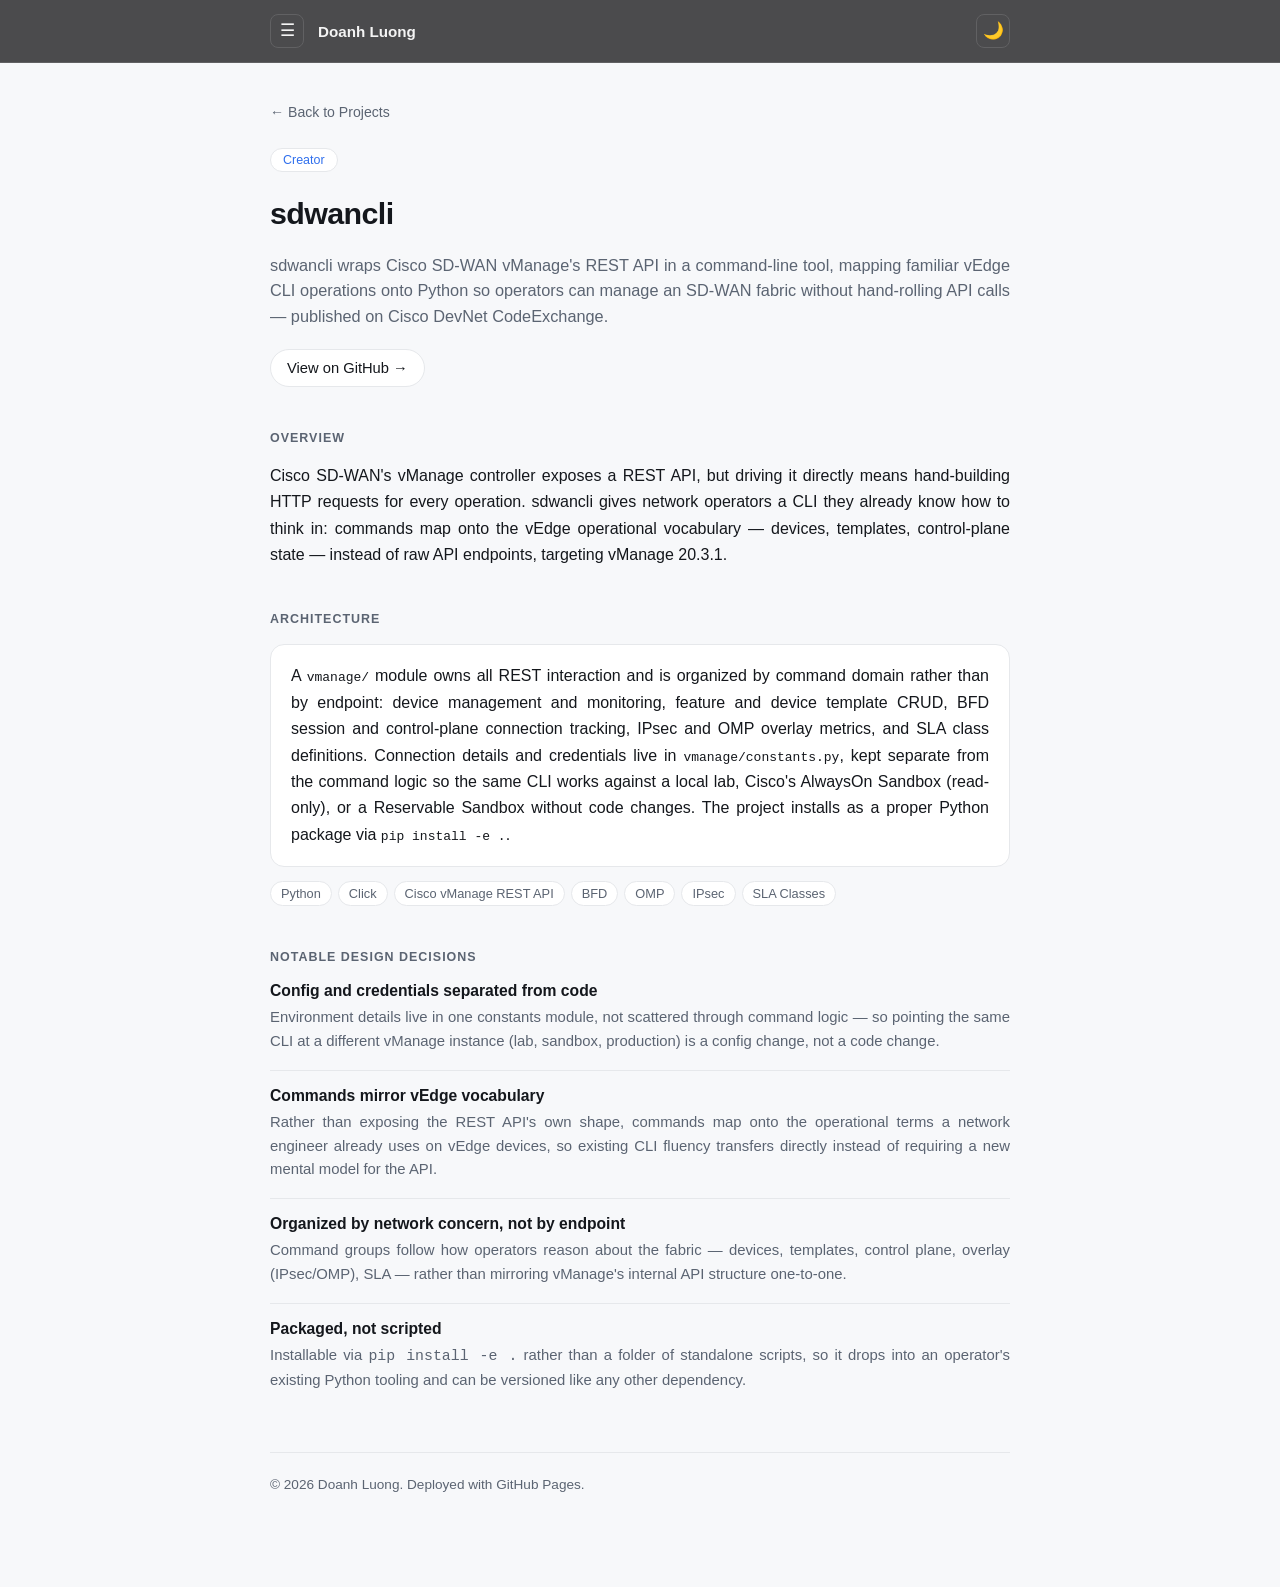
<file: projects/sdwancli.html>
<!doctype html>
<html lang="en">
<head>
<meta charset="UTF-8" />
<meta name="viewport" content="width=device-width, initial-scale=1.0" />
<title>sdwancli</title>
<meta name="description" content="Case study: sdwancli, a Python CLI wrapping Cisco SD-WAN vManage's REST API." />
<link rel="icon" href="data:," />
<link rel="stylesheet" href="../style.css" />
<script>
  (function () {
    try {
      var stored = localStorage.getItem('theme');
      if (stored === 'light' || stored === 'dark') {
        document.documentElement.setAttribute('data-theme', stored);
      }
    } catch (e) {}
  })();
</script>
</head>
<body>
  <div class="topnav">
    <div class="topnav-bar">
      <div class="topnav-left">
        <button class="nav-toggle" id="navToggle" type="button" aria-expanded="false" aria-controls="navMenu" aria-label="Toggle navigation">&#9776;</button>
        <a class="brand" href="../index.html">Doanh Luong</a>
      </div>
      <button class="theme-toggle" id="themeToggle" type="button" aria-label="Toggle color theme">&#127769;</button>
    </div>
    <nav class="nav-menu" id="navMenu" hidden>
      <a href="../index.html#projects">Projects</a>
    </nav>
  </div>
  <div class="wrap">
    <a class="back-link" href="../index.html#projects">&larr; Back to Projects</a>

    <header class="hero">
      <span class="project-role">Creator</span>
      <h1>sdwancli</h1>
      <p class="tagline">sdwancli wraps Cisco SD-WAN vManage's REST API in a command-line tool, mapping familiar vEdge CLI operations onto Python so operators can manage an SD-WAN fabric without hand-rolling API calls &mdash; published on Cisco DevNet CodeExchange.</p>
      <div class="links" style="margin-top: 6px;">
        <a href="https://github.com/kimdoanh89/sdwan-python-rest-api" target="_blank" rel="noopener">View on GitHub &rarr;</a>
      </div>
    </header>

    <section>
      <h2>Overview</h2>
      <p class="body">
        Cisco SD-WAN's vManage controller exposes a REST API, but driving it directly means hand-building HTTP
        requests for every operation. sdwancli gives network operators a CLI they already know how to think in:
        commands map onto the vEdge operational vocabulary — devices, templates, control-plane state — instead of
        raw API endpoints, targeting vManage 20.3.1.
      </p>
    </section>

    <section>
      <h2>Architecture</h2>
      <div class="callout">
        <p class="body">
          A <code>vmanage/</code> module owns all REST interaction and is organized by command domain rather than by
          endpoint: device management and monitoring, feature and device template CRUD, BFD session and control-plane
          connection tracking, IPsec and OMP overlay metrics, and SLA class definitions. Connection details and
          credentials live in <code>vmanage/constants.py</code>, kept separate from the command logic so the same CLI
          works against a local lab, Cisco's AlwaysOn Sandbox (read-only), or a Reservable Sandbox without code
          changes. The project installs as a proper Python package via <code>pip install -e .</code>.
        </p>
      </div>
      <div class="tag-row" style="margin-top: 14px;">
        <span class="tag">Python</span><span class="tag">Click</span><span class="tag">Cisco vManage REST API</span><span class="tag">BFD</span><span class="tag">OMP</span><span class="tag">IPsec</span><span class="tag">SLA Classes</span>
      </div>
    </section>

    <section>
      <h2>Notable design decisions</h2>

      <div class="decision">
        <h3>Config and credentials separated from code</h3>
        <p>Environment details live in one constants module, not scattered through command logic — so pointing the same CLI at a different vManage instance (lab, sandbox, production) is a config change, not a code change.</p>
      </div>

      <div class="decision">
        <h3>Commands mirror vEdge vocabulary</h3>
        <p>Rather than exposing the REST API's own shape, commands map onto the operational terms a network engineer already uses on vEdge devices, so existing CLI fluency transfers directly instead of requiring a new mental model for the API.</p>
      </div>

      <div class="decision">
        <h3>Organized by network concern, not by endpoint</h3>
        <p>Command groups follow how operators reason about the fabric — devices, templates, control plane, overlay (IPsec/OMP), SLA — rather than mirroring vManage's internal API structure one-to-one.</p>
      </div>

      <div class="decision">
        <h3>Packaged, not scripted</h3>
        <p>Installable via <code>pip install -e .</code> rather than a folder of standalone scripts, so it drops into an operator's existing Python tooling and can be versioned like any other dependency.</p>
      </div>
    </section>

    <footer>
      &copy; <span id="year"></span> Doanh Luong. Deployed with GitHub Pages.
    </footer>
  </div>
  <script>
    document.getElementById('year').textContent = new Date().getFullYear();

    var navToggle = document.getElementById('navToggle');
    var navMenu = document.getElementById('navMenu');
    navToggle.addEventListener('click', function () {
      var isOpen = !navMenu.hidden;
      navMenu.hidden = isOpen;
      navToggle.setAttribute('aria-expanded', String(!isOpen));
    });
    navMenu.addEventListener('click', function (e) {
      if (e.target.tagName === 'A') {
        navMenu.hidden = true;
        navToggle.setAttribute('aria-expanded', 'false');
      }
    });

    var themeToggle = document.getElementById('themeToggle');
    function currentTheme() {
      var attr = document.documentElement.getAttribute('data-theme');
      if (attr === 'light' || attr === 'dark') return attr;
      return window.matchMedia('(prefers-color-scheme: dark)').matches ? 'dark' : 'light';
    }
    function updateThemeIcon() {
      themeToggle.textContent = currentTheme() === 'dark' ? '☀️' : '🌙';
    }
    themeToggle.addEventListener('click', function () {
      var next = currentTheme() === 'dark' ? 'light' : 'dark';
      document.documentElement.setAttribute('data-theme', next);
      try { localStorage.setItem('theme', next); } catch (e) {}
      updateThemeIcon();
    });
    updateThemeIcon();
  </script>
</body>
</html>
</file>
<file: style.css>
:root {
  --bg: #17140f;
  --bg-elev: #211c16;
  --text: #f2ead9;
  --muted: #a89b84;
  --accent: #6ea8fe;
  --border: #362f22;
  --radius: 14px;
  --nav-bg: #4b4b4d;
  --nav-bg-elev: #5a5a5c;
  --nav-text: #f4f4f4;
  --nav-text-muted: #cfcfcf;
  --nav-border: #616163;
}
@media (prefers-color-scheme: light) {
  :root:not([data-theme="dark"]) {
    --bg: #f7f8fa;
    --bg-elev: #ffffff;
    --text: #14171c;
    --muted: #5b6472;
    --accent: #2f6fed;
    --border: #e6e8eb;
  }
}
:root[data-theme="dark"] {
  --bg: #17140f;
  --bg-elev: #211c16;
  --text: #f2ead9;
  --muted: #a89b84;
  --accent: #6ea8fe;
  --border: #362f22;
}
:root[data-theme="light"] {
  --bg: #f7f8fa;
  --bg-elev: #ffffff;
  --text: #14171c;
  --muted: #5b6472;
  --accent: #2f6fed;
  --border: #e6e8eb;
}
* { box-sizing: border-box; }
html {
  scroll-behavior: smooth;
}
body {
  margin: 0;
  padding: 0;
  background: var(--bg);
  color: var(--text);
  font-family: -apple-system, BlinkMacSystemFont, "Segoe UI", Roboto, Helvetica, Arial, sans-serif;
  -webkit-font-smoothing: antialiased;
}
.topnav {
  position: sticky;
  top: 0;
  z-index: 10;
  background: var(--nav-bg);
  border-bottom: 1px solid var(--nav-border);
}
.topnav-bar {
  max-width: 780px;
  margin: 0 auto;
  padding: 14px 20px;
  display: flex;
  align-items: center;
  justify-content: space-between;
  gap: 14px;
}
.topnav-left {
  display: flex;
  align-items: center;
  gap: 14px;
}
.nav-toggle,
.theme-toggle {
  display: inline-flex;
  align-items: center;
  justify-content: center;
  width: 34px;
  height: 34px;
  border-radius: 8px;
  border: 1px solid var(--nav-border);
  background: transparent;
  color: var(--nav-text);
  font-size: 1.05rem;
  line-height: 1;
  cursor: pointer;
  padding: 0;
}
.nav-toggle:hover,
.theme-toggle:hover { background: var(--nav-bg-elev); }
.topnav .brand {
  color: var(--nav-text);
  text-decoration: none;
  font-weight: 600;
  font-size: 0.95rem;
}
.nav-menu {
  display: flex;
  flex-direction: column;
  border-top: 1px solid var(--nav-border);
}
.nav-menu[hidden] { display: none; }
.nav-menu a {
  color: var(--nav-text);
  text-decoration: none;
  font-size: 1rem;
  padding: 16px 20px;
  max-width: 780px;
  width: 100%;
  margin: 0 auto;
  box-sizing: border-box;
  border-bottom: 1px solid var(--nav-border);
}
.nav-menu a:hover { background: var(--nav-bg-elev); color: var(--accent); }
section[id], header[id] {
  scroll-margin-top: 76px;
}
.wrap {
  max-width: 780px;
  margin: 0 auto;
  padding: 40px 20px 96px;
}
header.hero {
  display: flex;
  flex-direction: column;
  gap: 14px;
  margin-bottom: 44px;
}
.avatar {
  width: 64px;
  height: 64px;
  border-radius: 50%;
  background: linear-gradient(135deg, var(--accent), #a78bfa);
  display: flex;
  align-items: center;
  justify-content: center;
  font-size: 22px;
  font-weight: 700;
  color: #0b0d10;
}
h1 {
  font-size: 1.9rem;
  margin: 0;
  letter-spacing: -0.02em;
}
.role-line {
  color: var(--text);
  font-size: 1.05rem;
  margin: 2px 0 0;
}
.location-line {
  color: var(--muted);
  font-size: 0.88rem;
  margin: 2px 0 0;
}
.tagline {
  color: var(--muted);
  font-size: 1.02rem;
  line-height: 1.55;
  margin: 8px 0 0;
  text-align: justify;
  hyphens: auto;
}
section {
  margin-bottom: 44px;
}
h2 {
  font-size: 0.78rem;
  text-transform: uppercase;
  letter-spacing: 0.08em;
  color: var(--muted);
  margin: 0 0 18px;
}
p.body {
  line-height: 1.65;
  color: var(--text);
  margin: 0;
  text-align: justify;
  hyphens: auto;
}

.entry {
  display: flex;
  flex-direction: column;
  gap: 6px;
  padding: 18px 0;
  border-top: 1px solid var(--border);
}
.entry:first-of-type { border-top: none; padding-top: 0; }
.entry-head {
  display: flex;
  align-items: baseline;
  justify-content: space-between;
  gap: 12px;
  flex-wrap: wrap;
}
.entry-title {
  font-size: 1.02rem;
  font-weight: 600;
  margin: 0;
}
.entry-title a { color: inherit; text-decoration: none; }
.entry-title a:hover { color: var(--accent); }
.entry-org { color: var(--accent); font-weight: 500; }
.entry-dates {
  color: var(--muted);
  font-size: 0.82rem;
  white-space: nowrap;
  font-variant-numeric: tabular-nums;
}
.entry ul {
  margin: 4px 0 0;
  padding-left: 18px;
  color: var(--muted);
  font-size: 0.93rem;
  line-height: 1.6;
  display: flex;
  flex-direction: column;
  gap: 6px;
  text-align: justify;
  hyphens: auto;
}
.entry ul li::marker { color: var(--accent); }

.skill-group {
  margin-bottom: 14px;
}
.skill-group:last-child { margin-bottom: 0; }
.skill-group-label {
  font-size: 0.82rem;
  color: var(--text);
  font-weight: 600;
  margin: 0 0 8px;
}
.tag-row {
  display: flex;
  flex-wrap: wrap;
  gap: 6px;
}
.tag {
  font-size: 0.8rem;
  padding: 4px 10px;
  border-radius: 999px;
  border: 1px solid var(--border);
  background: var(--bg-elev);
  color: var(--muted);
}

.cert-list, .edu-list {
  display: flex;
  flex-direction: column;
  gap: 14px;
  margin: 0;
  padding: 0;
  list-style: none;
}
.cert-list li {
  display: flex;
  justify-content: space-between;
  gap: 12px;
  font-size: 0.92rem;
  flex-wrap: wrap;
}
.cert-date { color: var(--muted); font-size: 0.82rem; white-space: nowrap; }

.edu-item h3 {
  margin: 0 0 2px;
  font-size: 0.98rem;
}
.edu-item .entry-dates { display: block; margin-bottom: 4px; }
.edu-item p {
  margin: 0;
  color: var(--muted);
  font-size: 0.9rem;
  line-height: 1.5;
  text-align: justify;
  hyphens: auto;
}

.links {
  display: flex;
  flex-wrap: wrap;
  gap: 10px;
}
.links a {
  display: inline-flex;
  align-items: center;
  gap: 8px;
  padding: 10px 16px;
  border-radius: 999px;
  border: 1px solid var(--border);
  background: var(--bg-elev);
  color: var(--text);
  text-decoration: none;
  font-size: 0.92rem;
  transition: border-color 0.15s ease, transform 0.15s ease;
}
.links a:hover {
  border-color: var(--accent);
  transform: translateY(-1px);
}
.note {
  margin-top: 10px;
  font-size: 0.85rem;
  color: var(--muted);
}
footer {
  color: var(--muted);
  font-size: 0.85rem;
  border-top: 1px solid var(--border);
  padding-top: 24px;
}

/* Project case-study pages */
.back-link {
  display: inline-flex;
  align-items: center;
  gap: 6px;
  color: var(--muted);
  text-decoration: none;
  font-size: 0.88rem;
  margin-bottom: 28px;
}
.back-link:hover { color: var(--accent); }
.project-role {
  display: inline-block;
  font-size: 0.78rem;
  color: var(--accent);
  border: 1px solid var(--border);
  background: var(--bg-elev);
  border-radius: 999px;
  padding: 4px 12px;
  margin-bottom: 10px;
  width: fit-content;
}
.callout {
  border: 1px solid var(--border);
  background: var(--bg-elev);
  border-radius: var(--radius);
  padding: 18px 20px;
}
.callout p { margin: 0; text-align: justify; hyphens: auto; }
.decision {
  padding: 16px 0;
  border-top: 1px solid var(--border);
}
.decision:first-of-type { border-top: none; padding-top: 0; }
.decision h3 {
  font-size: 0.98rem;
  margin: 0 0 6px;
}
.decision p {
  margin: 0;
  color: var(--muted);
  font-size: 0.93rem;
  line-height: 1.6;
  text-align: justify;
  hyphens: auto;
}

.diagram {
  margin: 18px 0 0;
}
.diagram svg {
  display: block;
  width: 100%;
  height: auto;
  background: var(--bg);
  border: 1px solid var(--border);
  border-radius: var(--radius);
}
.diagram figcaption {
  margin-top: 10px;
  font-size: 0.85rem;
  color: var(--muted);
  line-height: 1.5;
}
</file>
